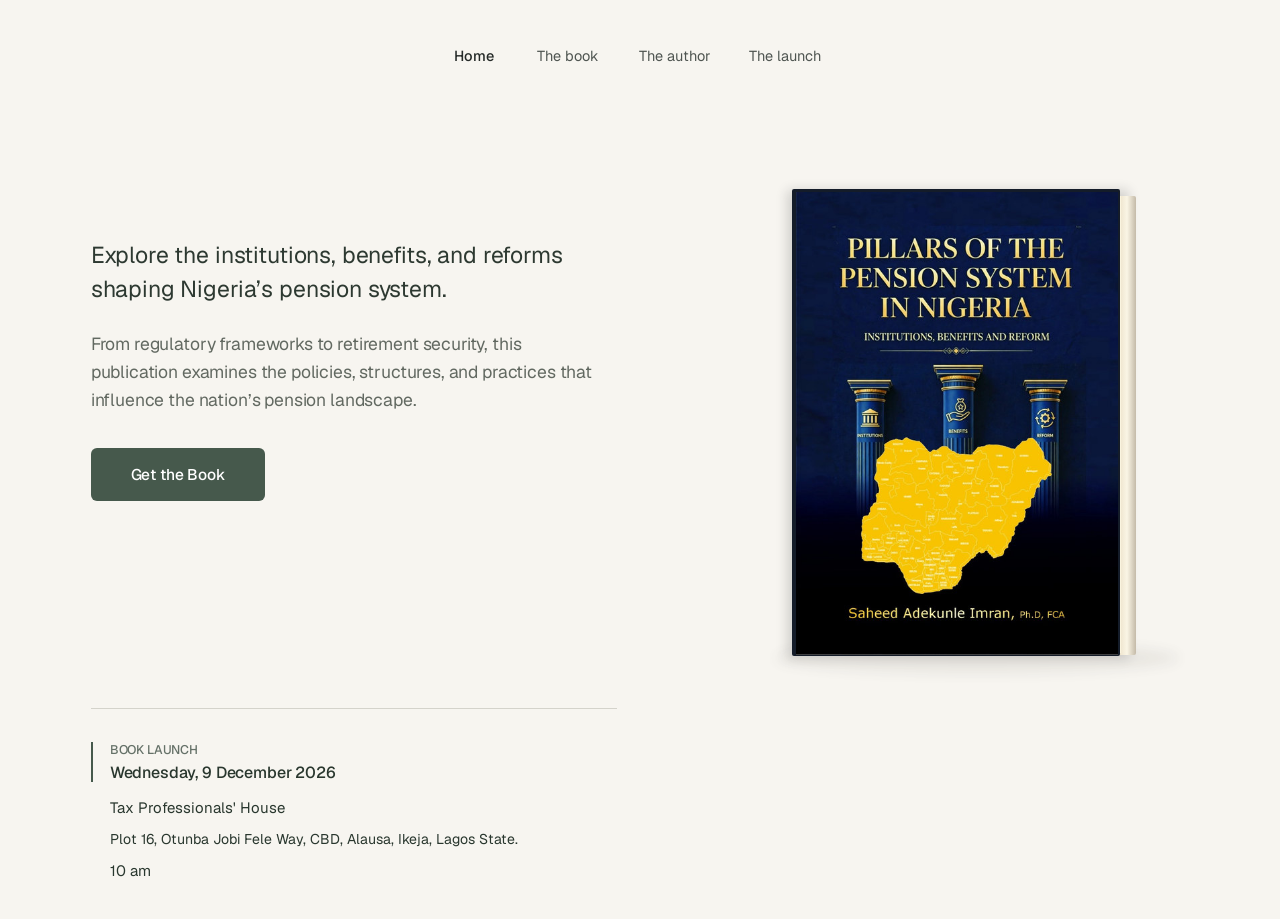
<file: index.html>
<!doctype html>
<html lang="en-NG">
<head>
  <meta charset="utf-8">
  <meta name="viewport" content="width=device-width, initial-scale=1">
  <meta name="description" content="Explore the institutions, benefits, and reforms shaping Nigeria’s pension system. Pillars of the Pension System in Nigeria launches on Wednesday, 9 December 2026 at 10 am at Tax Professionals' House, Plot 16, Otunba Jobi Fele Way, CBD, Alausa, Ikeja, Lagos State.">
  <meta name="theme-color" content="#f7f5f0">
  <title>Pillars of the Pension System in Nigeria</title>
  <link rel="preload" href="assets/fonts/geist-latin.woff2" as="font" type="font/woff2" crossorigin>
  <link rel="stylesheet" href="styles.css">
  <script src="navigation.js" defer></script>
</head>
<body class="page-home">
  <a class="skip-link" href="#main">Skip to content</a>
  <div class="site-shell">
    <div class="atmosphere home-atmosphere" aria-hidden="true">
      <picture class="responsive-image">
        <source media="(max-width: 1099px)" srcset="[data-uri]">
        <source type="image/avif" srcset="assets/images/delivery/interior-1536.avif">
        <source type="image/webp" srcset="assets/images/delivery/interior-1536.webp">
        <img class="scene" src="assets/images/interior.webp" alt="" width="1536" height="1024" fetchpriority="high">
      </picture>
      <div class="scene-wash"></div>
    </div>
    <div class="navigation-layer">
    <header class="site-header" id="site-header">
      <p class="page-locator">Home</p>
      <button class="menu-toggle" type="button" aria-label="Open navigation" aria-expanded="false" aria-controls="primary-navigation" hidden>
        <span class="hamburger" aria-hidden="true"><span></span><span></span><span></span></span>
        <span class="close-icon" aria-hidden="true">&times;</span>
      </button>
      <nav class="primary-navigation" id="primary-navigation" aria-label="Main navigation">
        <a href="./" aria-current="page">Home</a>
        <a href="book.html">The book</a>
        <a href="author.html">The author</a>
        <a href="launch.html">The launch</a>
      </nav>
    </header>
    </div>
    <div class="menu-scrim" hidden aria-hidden="true"></div>
    <main class="home-main" id="main" tabindex="-1">
      <h1 class="visually-hidden">Pillars of the Pension System in Nigeria</h1>
      <p class="home-introduction">Explore the institutions, benefits, and reforms shaping Nigeria’s pension system.</p>
      <figure class="book-display">
        <span class="book-surface" aria-hidden="true">
          <picture class="responsive-image">
            <source media="(min-width: 1100px)" srcset="[data-uri]">
            <source type="image/avif" srcset="assets/images/delivery/interior-1536.avif">
            <source type="image/webp" srcset="assets/images/delivery/interior-1536.webp">
            <img fetchpriority="high" class="stone-scene" src="assets/images/interior.webp" alt="" width="1536" height="1024">
          </picture>
          <span class="stone-wash"></span>
          <span class="stone-fade"></span>
        </span>
        <img class="book-contact-shadow" src="assets/images/book-contact-shadow.svg" alt="" width="433" height="58" aria-hidden="true">
        <span class="book-shadow" aria-hidden="true"></span>
        <span class="book-pages" aria-hidden="true"></span>
        <span class="book-backing" aria-hidden="true"></span>
        <img class="book-cover" src="assets/images/book-cover.png" width="480" height="691" alt="The original navy-and-gold cover of Pillars of the Pension System in Nigeria: Institutions, Benefits and Reform, by Saheed Adekunle Imran, Ph.D, FCA." fetchpriority="high">
      </figure>
      <p class="home-description">From regulatory frameworks to retirement security, this publication examines the policies, structures, and practices that influence the nation’s pension landscape.</p>
      <div class="book-action">
        <!-- The approved acquisition destination is pending. Set no URL until confirmed. -->
        <button class="get-book" type="button" aria-controls="acquisition-status">Get the Book</button>
        <p class="visually-hidden" id="acquisition-status" role="status"></p>
        <noscript><p class="acquisition-status">Coming soon.</p></noscript>
      </div>
      <aside class="launch-announcement" aria-label="Book launch">
        <p class="announcement-label">BOOK LAUNCH</p>
        <p class="announcement-date"><time datetime="2026-12-09">Wednesday, 9 December 2026</time><span class="announcement-city"> &nbsp;·&nbsp; Lagos, Nigeria</span></p>
        <p class="announcement-venue">Tax Professionals' House<span class="event-address">Plot 16, Otunba Jobi Fele Way, CBD, Alausa, Ikeja, Lagos State.</span></p>
        <p class="announcement-time"><time datetime="10:00">10 am</time></p>
      </aside>
    </main>
  </div>
</body>
</html>
</file>
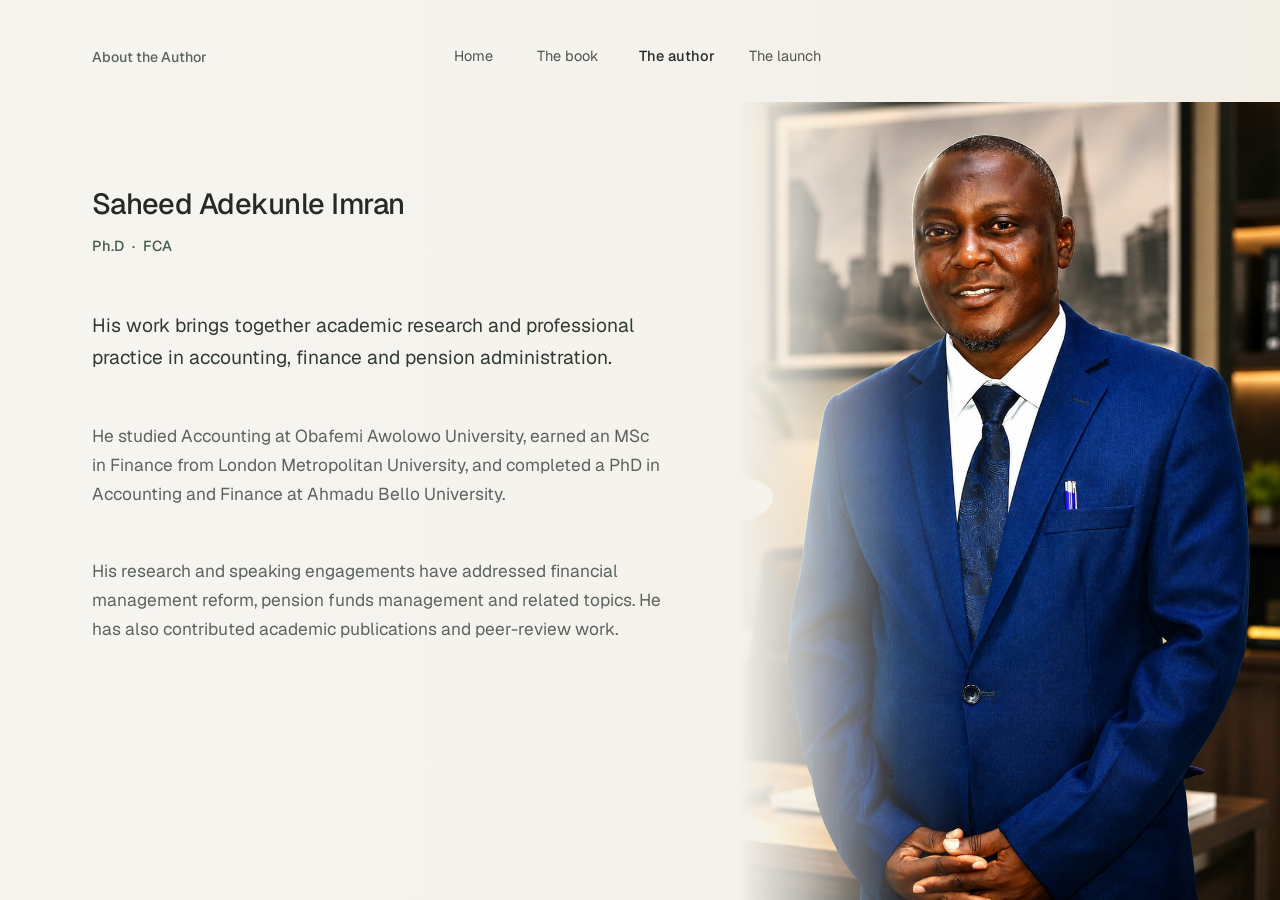
<file: author.html>
<!doctype html>
<html lang="en-NG">
<head>
  <meta charset="utf-8">
  <meta name="viewport" content="width=device-width, initial-scale=1">
  <meta name="description" content="Meet Saheed Adekunle Imran, Ph.D, FCA, author of Pillars of the Pension System in Nigeria.">
  <meta name="theme-color" content="#f7f5f0">
  <title>The Author — Saheed Adekunle Imran</title>
  <link rel="preload" href="assets/fonts/geist-latin.woff2" as="font" type="font/woff2" crossorigin>
  <link rel="stylesheet" href="styles.css">
  <script src="navigation.js" defer></script>
</head>
<body class="page-author">
  <a class="skip-link" href="#main">Skip to content</a>
  <div class="site-shell">
    <div class="atmosphere editorial-atmosphere" aria-hidden="true">
      <picture class="responsive-image">
        <source media="(min-width: 1100px)" srcset="[data-uri]">
        <source type="image/avif" srcset="assets/images/delivery/interior-1536.avif">
        <source type="image/webp" srcset="assets/images/delivery/interior-1536.webp">
        <img class="scene" src="assets/images/interior.webp" alt="" width="1536" height="1024" fetchpriority="high">
      </picture>
      <div class="scene-wash"></div>
    </div>
    <div class="navigation-layer">
    <header class="site-header" id="site-header">
      <p class="page-locator">About the Author</p>
      <button class="menu-toggle" type="button" aria-label="Open navigation" aria-expanded="false" aria-controls="primary-navigation" hidden>
        <span class="hamburger" aria-hidden="true"><span></span><span></span><span></span></span>
        <span class="close-icon" aria-hidden="true">&times;</span>
      </button>
      <nav class="primary-navigation" id="primary-navigation" aria-label="Main navigation">
        <a href="./">Home</a>
        <a href="book.html">The book</a>
        <a href="author.html" aria-current="page">The author</a>
        <a href="launch.html">The launch</a>
      </nav>
    </header>
    </div>
    <div class="menu-scrim" hidden aria-hidden="true"></div>
    <main class="editorial-main author-main" id="main" tabindex="-1">
      <div class="page-identity">
        <h1 class="page-title">Saheed Adekunle Imran</h1>
        <p class="author-credentials">Ph.D &nbsp;·&nbsp; FCA</p>
      </div>
      <figure class="portrait">
        <picture class="responsive-image">
          <source type="image/avif" srcset="assets/images/delivery/author-1153.avif">
          <source type="image/webp" srcset="assets/images/delivery/author-1153.webp">
          <img src="assets/images/author-portrait.webp" width="1153" height="1364" alt="Saheed Adekunle Imran in a blue suit." fetchpriority="high">
        </picture>
        <span class="portrait-left-wash" aria-hidden="true"></span>
      </figure>
      <div class="reading-content">
        <p class="reading-lead">His work brings together academic research and professional practice in accounting, finance and pension administration.</p>
        <p>He studied Accounting at Obafemi Awolowo University, earned an MSc in Finance from London Metropolitan University, and completed a PhD in Accounting and Finance at Ahmadu Bello University.</p>
        <p>His research and speaking engagements have addressed financial management reform, pension funds management and related topics. He has also contributed academic publications and peer-review work.</p>
      </div>
    </main>
  </div>
</body>
</html>
</file>
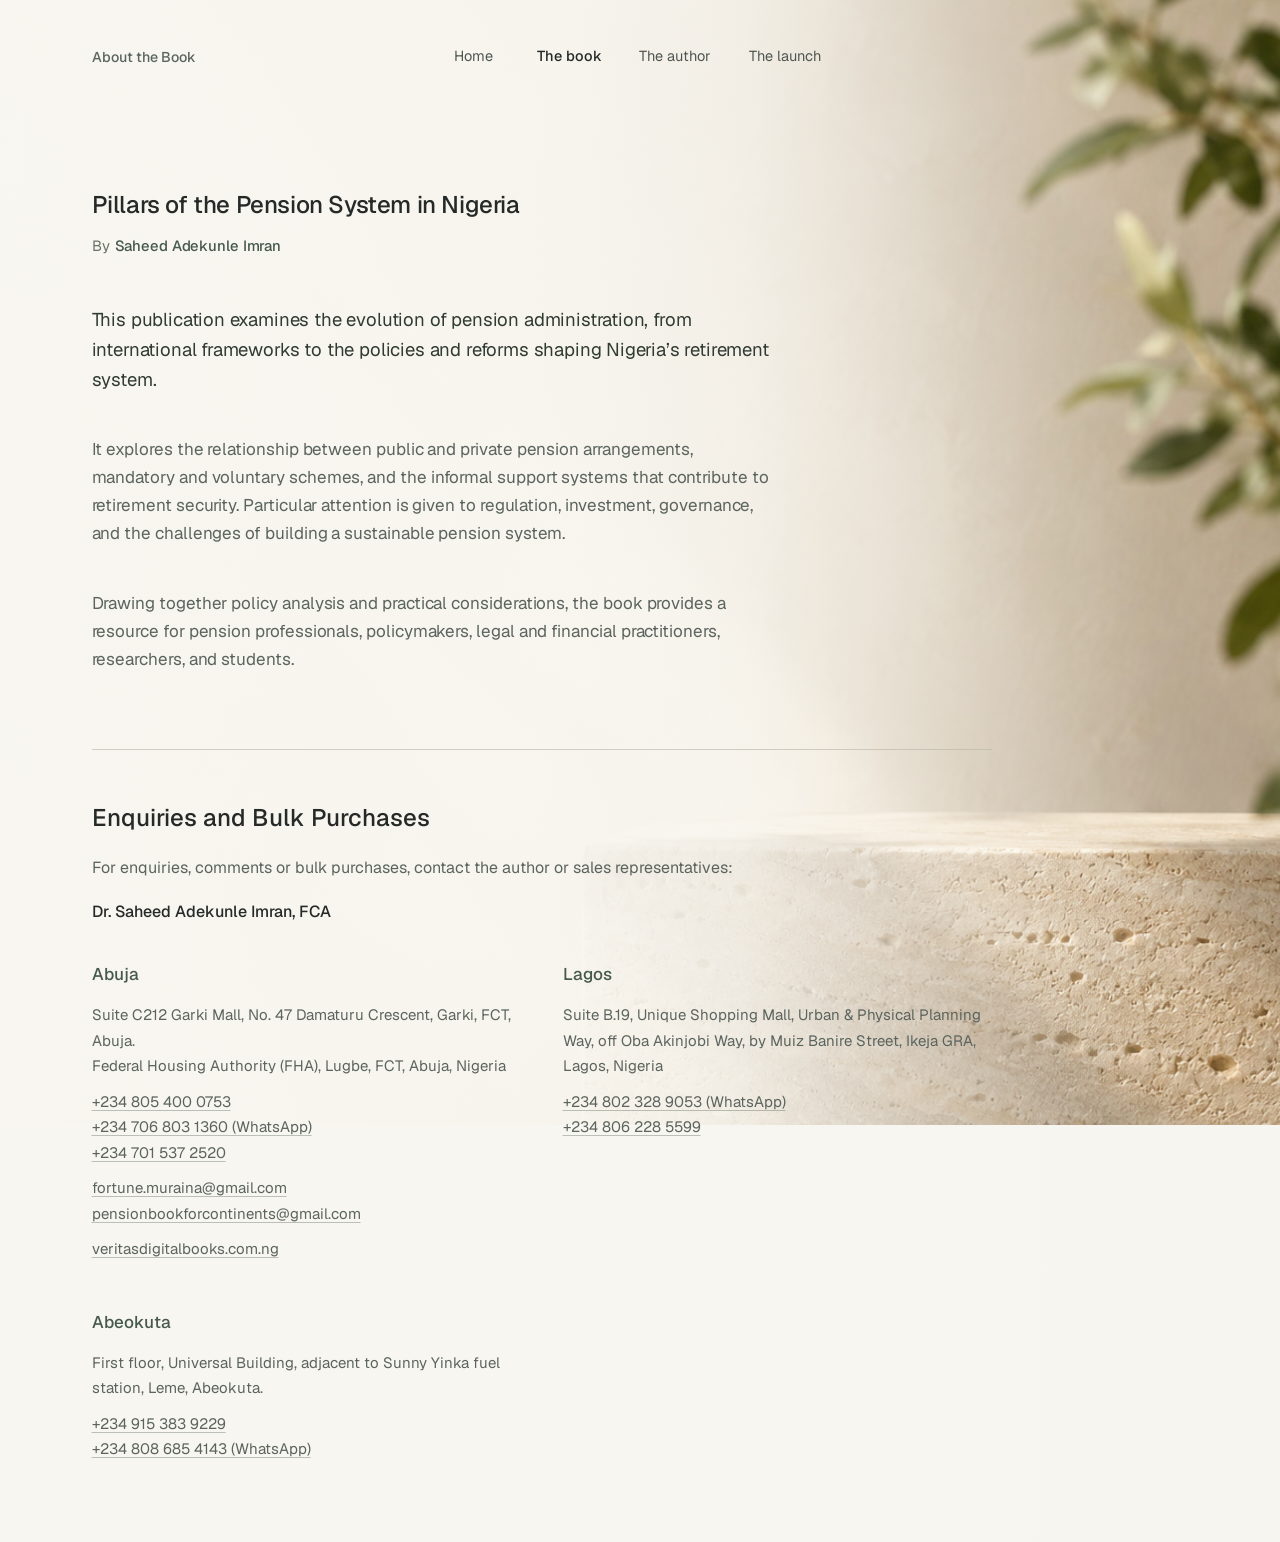
<file: book.html>
<!doctype html>
<html lang="en-NG">
<head>
  <meta charset="utf-8">
  <meta name="viewport" content="width=device-width, initial-scale=1">
  <meta name="description" content="About Pillars of the Pension System in Nigeria: an examination of pension institutions, benefits, regulation, governance, and reform.">
  <meta name="theme-color" content="#f7f5f0">
  <title>The Book — Pillars of the Pension System in Nigeria</title>
  <link rel="preload" href="assets/fonts/geist-latin.woff2" as="font" type="font/woff2" crossorigin>
  <link rel="stylesheet" href="styles.css">
  <script src="navigation.js" defer></script>
</head>
<body class="page-book">
  <a class="skip-link" href="#main">Skip to content</a>
  <div class="site-shell">
    <div class="atmosphere editorial-atmosphere" aria-hidden="true">
      <picture class="responsive-image">
        <source type="image/avif" srcset="assets/images/delivery/interior-1536.avif">
        <source type="image/webp" srcset="assets/images/delivery/interior-1536.webp">
        <img class="scene" src="assets/images/interior.webp" alt="" width="1536" height="1024" fetchpriority="high">
      </picture>
      <div class="scene-wash"></div>
    </div>
    <div class="navigation-layer">
    <header class="site-header" id="site-header">
      <p class="page-locator">About the Book</p>
      <button class="menu-toggle" type="button" aria-label="Open navigation" aria-expanded="false" aria-controls="primary-navigation" hidden>
        <span class="hamburger" aria-hidden="true"><span></span><span></span><span></span></span>
        <span class="close-icon" aria-hidden="true">&times;</span>
      </button>
      <nav class="primary-navigation" id="primary-navigation" aria-label="Main navigation">
        <a href="./">Home</a>
        <a href="book.html" aria-current="page">The book</a>
        <a href="author.html">The author</a>
        <a href="launch.html">The launch</a>
      </nav>
    </header>
    </div>
    <div class="menu-scrim" hidden aria-hidden="true"></div>
    <main class="editorial-main book-main" id="main" tabindex="-1">
      <div class="page-identity">
        <h1 class="page-title">Pillars of the Pension System in Nigeria</h1>
        <!-- Printed author-name order remains provisional, as in the approved design. -->
        <p class="author-credit"><span>By</span> <span class="author-name">Saheed Adekunle Imran</span></p>
      </div>
      <div class="reading-content">
        <p class="reading-lead">This publication examines the evolution of pension administration, from international frameworks to the policies and reforms shaping Nigeria’s retirement system.</p>
        <p>It explores the relationship between public and private pension arrangements, mandatory and voluntary schemes, and the informal support systems that contribute to retirement security. Particular attention is given to regulation, investment, governance, and the challenges of building a sustainable pension system.</p>
        <p>Drawing together policy analysis and practical considerations, the book provides a resource for pension professionals, policymakers, legal and financial practitioners, researchers, and students.</p>
      </div>
      <section class="book-contacts" aria-labelledby="book-contact-heading">
        <h2 id="book-contact-heading">Enquiries and Bulk Purchases</h2>
        <p class="contact-intro">For enquiries, comments or bulk purchases, contact the author or sales representatives:</p>
        <p class="contact-author">Dr. Saheed Adekunle Imran, FCA</p>
        <div class="contact-grid">
          <article class="contact-location">
            <h3>Abuja</h3>
            <p>Suite C212 Garki Mall, No. 47 Damaturu Crescent, Garki, FCT, Abuja.<br>Federal Housing Authority (FHA), Lugbe, FCT, Abuja, Nigeria</p>
            <p><a href="tel:+2348054000753">+234 805 400 0753</a><br><a href="https://wa.me/2347068031360">+234 706 803 1360 (WhatsApp)</a><br><a href="tel:+2347015372520">+234 701 537 2520</a></p>
            <p><a href="mailto:fortune.muraina@gmail.com">fortune.muraina@gmail.com</a><br><a href="mailto:pensionbookforcontinents@gmail.com">pensionbookforcontinents@gmail.com</a></p>
            <p><a href="https://www.veritasdigitalbooks.com.ng/">veritasdigitalbooks.com.ng</a></p>
          </article>
          <article class="contact-location">
            <h3>Lagos</h3>
            <p>Suite B.19, Unique Shopping Mall, Urban &amp; Physical Planning Way, off Oba Akinjobi Way, by Muiz Banire Street, Ikeja GRA, Lagos, Nigeria</p>
            <p><a href="https://wa.me/2348023289053">+234 802 328 9053 (WhatsApp)</a><br><a href="tel:+2348062285599">+234 806 228 5599</a></p>
          </article>
          <article class="contact-location">
            <h3>Abeokuta</h3>
            <p>First floor, Universal Building, adjacent to Sunny Yinka fuel station, Leme, Abeokuta.</p>
            <p><a href="tel:+2349153839229">+234 915 383 9229</a><br><a href="https://wa.me/2348086854143">+234 808 685 4143 (WhatsApp)</a></p>
          </article>
        </div>
      </section>
    </main>
  </div>
</body>
</html>
</file>
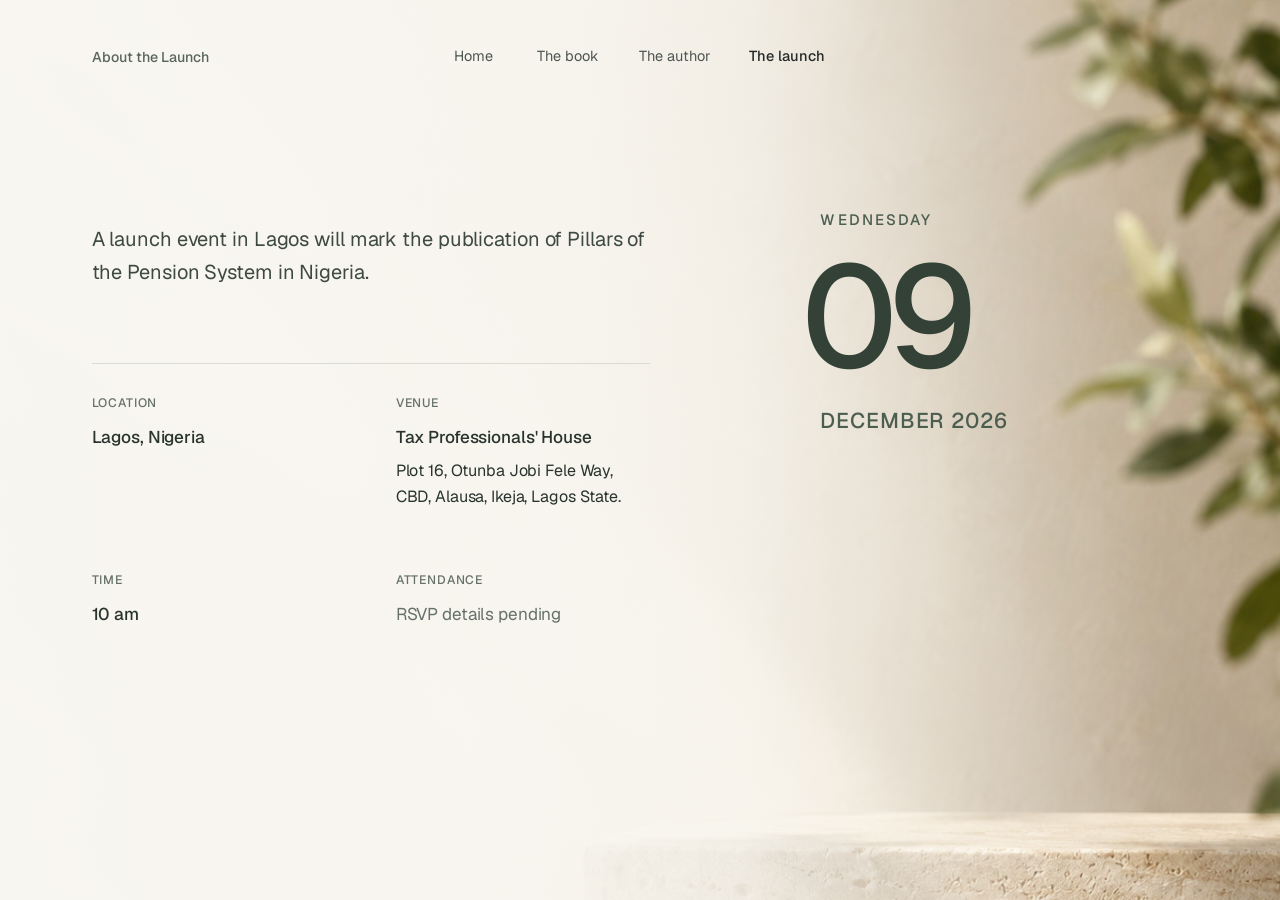
<file: launch.html>
<!doctype html>
<html lang="en-NG">
<head>
  <meta charset="utf-8">
  <meta name="viewport" content="width=device-width, initial-scale=1">
  <meta name="description" content="The launch of Pillars of the Pension System in Nigeria is on Wednesday, 9 December 2026 at 10 am at Tax Professionals' House, Plot 16, Otunba Jobi Fele Way, CBD, Alausa, Ikeja, Lagos State. RSVP details are pending.">
  <meta name="theme-color" content="#f7f5f0">
  <title>The Launch — Wednesday, 9 December 2026, Lagos</title>
  <link rel="preload" href="assets/fonts/geist-latin.woff2" as="font" type="font/woff2" crossorigin>
  <link rel="stylesheet" href="styles.css">
  <script src="navigation.js" defer></script>
</head>
<body class="page-launch">
  <a class="skip-link" href="#main">Skip to content</a>
  <div class="site-shell">
    <div class="atmosphere editorial-atmosphere" aria-hidden="true">
      <picture class="responsive-image">
        <source type="image/avif" srcset="assets/images/delivery/interior-1536.avif">
        <source type="image/webp" srcset="assets/images/delivery/interior-1536.webp">
        <img class="scene" src="assets/images/interior.webp" alt="" width="1536" height="1024" fetchpriority="high">
      </picture>
      <div class="scene-wash"></div>
    </div>
    <div class="navigation-layer">
    <header class="site-header" id="site-header">
      <p class="page-locator">About the Launch</p>
      <button class="menu-toggle" type="button" aria-label="Open navigation" aria-expanded="false" aria-controls="primary-navigation" hidden>
        <span class="hamburger" aria-hidden="true"><span></span><span></span><span></span></span>
        <span class="close-icon" aria-hidden="true">&times;</span>
      </button>
      <nav class="primary-navigation" id="primary-navigation" aria-label="Main navigation">
        <a href="./">Home</a>
        <a href="book.html">The book</a>
        <a href="author.html">The author</a>
        <a href="launch.html" aria-current="page">The launch</a>
      </nav>
    </header>
    </div>
    <div class="menu-scrim" hidden aria-hidden="true"></div>
    <main class="launch-main" id="main" tabindex="-1">
      <h1 class="visually-hidden">The book launch</h1>
      <time class="event-date" datetime="2026-12-09">
        <span class="event-weekday">WEDNESDAY</span>
        <span class="event-day">09</span>
        <span class="event-month">DECEMBER 2026</span>
      </time>
      <p class="event-introduction">A launch event in Lagos will mark the publication of Pillars of the Pension System in Nigeria.</p>
      <dl class="event-details">
        <div><dt>LOCATION</dt><dd class="confirmed">Lagos, Nigeria</dd></div>
        <div><dt>VENUE</dt><dd class="confirmed">Tax Professionals' House<span class="event-address">Plot 16, Otunba Jobi Fele Way, CBD, Alausa, Ikeja, Lagos State.</span></dd></div>
        <div><dt>TIME</dt><dd class="confirmed"><time datetime="10:00">10 am</time></dd></div>
        <div><dt>ATTENDANCE</dt><dd>RSVP details pending</dd></div>
      </dl>
    </main>
  </div>
</body>
</html>
</file>
<file: styles.css>
@font-face {
  font-family: Geist;
  src: url("assets/fonts/geist-latin.woff2") format("woff2");
  font-weight: 400 500;
  font-style: normal;
  font-display: swap;
}
:root {
  color-scheme: light;
  --ivory: #f7f5f0;
  --ink: #252a28;
  --green: #46594c;
  --focus-ring: #29372e;
  --muted: #5b645e;
  --gutter: 24px;
  font-family: Geist, Arial, sans-serif;
  font-synthesis: none;
  color: var(--ink);
  background: var(--ivory);
}
* { box-sizing: border-box; }
body, p, h1, figure { margin: 0; }
button, a { -webkit-tap-highlight-color: transparent; }
button { font: inherit; }
button, a { touch-action: manipulation; }
a { color: inherit; text-decoration: none; }
button { cursor: pointer; }
[hidden] { display: none !important; }
:focus-visible { outline: 2px solid var(--focus-ring); outline-offset: 4px; box-shadow: 0 0 0 4px var(--ivory); }
main:focus { outline: none; }
.visually-hidden {
  position: absolute; width: 1px; height: 1px; padding: 0; margin: -1px;
  overflow: hidden; clip-path: inset(50%); white-space: nowrap; border: 0;
}
.skip-link {
  position: fixed; top: 12px; left: 12px; z-index: 100;
  padding: 12px 18px; background: var(--ivory); color: var(--green);
  transform: translateY(-160%);
}
.skip-link:focus { transform: translateY(0); }
.site-shell { position: relative; isolation: isolate; min-height: 100svh; overflow: clip; }
.atmosphere { position: absolute; inset: 0; z-index: -1; overflow: hidden; pointer-events: none; }
.scene { position: absolute; object-fit: cover; }
.responsive-image { display: contents; }
.scene-wash { position: absolute; pointer-events: none; }
.home-atmosphere .scene { width: 100%; height: 900px; left: 0; top: 0; }
.home-atmosphere .scene-wash {
  width: 74.3056%; height: 900px; opacity: .71;
  background: linear-gradient(90deg, rgb(247 245 240 / .7), rgb(247 245 240 / .56) 46%, rgb(247 245 240 / .14) 77%, transparent);
}
.site-header { position: absolute; inset: 29px 0 auto; height: 54px; z-index: 20; }
.page-locator {
  position: absolute; left: 7.1528%; top: 18px;
  font-size: 14.2px; font-weight: 500; line-height: 20px; color: #59655e;
}
.page-home .page-locator { display: none; }
.primary-navigation {
  display: flex; align-items: center; gap: 34px;
  position: absolute; width: 372px; height: 54px; left: calc(50% - 186px); top: 0;
  font-size: 14.5px; line-height: 18.125px; color: #4f5551;
}
.primary-navigation a { display: flex; align-items: center; min-height: 44px; flex-shrink: 0; transition: color 140ms ease; }
.primary-navigation a:nth-child(1) { width: 49px; }
.primary-navigation a:nth-child(2) { width: 68px; }
.primary-navigation a:nth-child(3) { width: 76px; }
.primary-navigation a:nth-child(4) { width: 77px; }
.primary-navigation a[aria-current] { font-weight: 500; color: #252a28; }
.primary-navigation a:active { color: #273e2e; }
.menu-toggle { display: none; }
.home-main {
  position: relative; min-height: max(818px, 100svh);
  display: grid; grid-template-columns: minmax(0, 510px) 1fr;
  align-content: start; padding: 238px 7.0833% 36px;
}
.home-introduction { grid-column: 1; color: #2d3931; font-size: 23px; line-height: 34px; letter-spacing: -.15px; }
.home-description { grid-column: 1; margin-top: 24px; color: #626961; font-size: 17.5px; line-height: 28px; letter-spacing: -.15px; }
.book-action { grid-column: 1; margin-top: 34px; position: relative; }
.get-book {
  display: flex; align-items: center; justify-content: center;
  border: 0; border-radius: 6px; width: 174px; min-height: 53px;
  background: var(--green); color: #fff; font-size: 15.5px; font-weight: 500; line-height: 21px; letter-spacing: -.15px;
  transition: background-color 140ms ease;
}
.get-book:active { background: #29392f; }
.get-book:focus-visible { outline: 3px solid var(--focus-ring); }
.acquisition-status { position: absolute; top: calc(100% + 10px); left: 0; max-width: 100%; font-size: 14px; line-height: 22px; color: #3d4942; }
.book-display {
  position: absolute; left: 62.2222%; width: 25.1389%; isolation: isolate;
  /* The photo is cropped to 900px high. Track its stone surface as the crop changes. */
  top: calc(max(655px, calc(450px + 15.17vw)) - 36.1806vw);
}
.book-surface { display: none; }
.book-cover { width: 100%; height: auto; display: block; aspect-ratio: 362 / 521; object-fit: cover; }
.book-backing { position: absolute; z-index: -1; left: -4px; top: -3px; width: calc(100% + 6px); height: calc(100% + 4px); border-radius: 2px; background: #141c29; }
.book-pages { position: absolute; z-index: -2; left: 100%; top: 4px; width: 18px; height: calc(100% - 4px); border-radius: 2px; background: linear-gradient(90deg, #ebe0c7, #faf5e5 50%, #c4baa8); }
.book-pages::after { content: ""; position: absolute; left: 1px; top: 0; height: calc(100% - 2px); width: 2px; background: rgb(255 250 229 / .73); }
.book-shadow { position: absolute; z-index: -3; left: -9px; top: -2px; width: calc(100% + 20px); height: calc(100% + 5px); background: #1a1c1f; opacity: .17; filter: blur(6px); border-radius: 3px; }
.book-contact-shadow { position: absolute; z-index: -4; left: -35px; bottom: -32px; }
.launch-announcement { grid-column: 1; width: 526px; border-top: 1px solid rgb(184 184 173 / .54); margin-top: 207px; padding: 32px 0 0 19px; position: relative; }
.launch-announcement::before { content: ""; position: absolute; left: 0; top: 33px; width: 2px; height: 40px; background: var(--green); }
.announcement-label { font-size: 12.5px; font-weight: 500; line-height: 17px; color: #657168; letter-spacing: -.15px; }
.announcement-date { margin-top: 4px; font-size: 16px; font-weight: 500; line-height: 22px; color: #29372e; letter-spacing: -.15px; }
.announcement-city { display: none; white-space: nowrap; }
.announcement-venue { margin-top: 12px; font-size: 15px; line-height: 24px; color: #29372e; }
.announcement-time { margin-top: 8px; font-size: 15px; line-height: 24px; color: #29372e; }
.event-address { display: block; margin-top: 8px; font-size: .94em; font-weight: 400; line-height: 1.6; overflow-wrap: anywhere; }
@media (hover: hover) {
  .primary-navigation a:hover { color: #3a5b46; }
  .get-book:hover { background: #364a3b; }
  .menu-toggle:hover { background: rgb(70 89 76 / .07); }
}
@media (max-width: 1099px) {
  .site-header { inset: 19px var(--gutter) auto; height: 46px; }
  .page-locator, .page-home .page-locator { display: block; position: static; font-size: 14.5px; line-height: 21px; color: #3c4740; }
  .site-header { display: flex; align-items: center; justify-content: space-between; }
  .menu-toggle { position: relative; display: block; width: 44px; height: 44px; padding: 0; border: 0; background: transparent; color: #314035; flex-shrink: 0; border-radius: 3px; }
  .hamburger span { position: absolute; left: 12px; width: 20px; height: 1.8px; background: #344239; }
  .hamburger span:nth-child(1) { top: 14px; }
  .hamburger span:nth-child(2) { top: 21px; }
  .hamburger span:nth-child(3) { top: 28px; }
  .close-icon { display: none; font-size: 38px; line-height: 44px; font-weight: 400; }
  .menu-toggle:active { background: rgb(70 89 76 / .12); }
  .js .primary-navigation { display: none; }
  .nav-open .primary-navigation { display: flex; }
  .primary-navigation {
    position: absolute; top: 87px; left: 0; width: 100%; height: auto;
    flex-direction: column; gap: 8px; align-items: stretch; color: #4e5a50;
    padding-bottom: 32px; border-bottom: 1px solid rgb(203 211 201 / .57);
    font-size: 19px; line-height: 29px;
    max-height: calc(100dvh - 106px); overflow-y: auto;
  }
  .primary-navigation a:nth-child(n) { width: 100%; height: 62px; padding-left: 19px; position: relative; }
  .primary-navigation a:focus-visible { outline-offset: -4px; box-shadow: inset 0 0 0 4px var(--ivory); }
  .primary-navigation a[aria-current] { color: #26382b; }
  .primary-navigation a[aria-current]::before { content: ""; position: absolute; width: 2px; height: 18px; left: 0; top: 22px; background: #516b56; }
  .nav-open .site-header { position: fixed; }
  .nav-open .site-header::before {
    content: ""; position: absolute; z-index: -1; top: -19px; left: calc(-1 * var(--gutter));
    width: calc(100% + 2 * var(--gutter)); height: min(448px, 100dvh);
    background: var(--ivory); box-shadow: 0 12px 22px rgb(39 52 42 / .13);
  }
  .nav-open .site-header::after { content: ""; position: absolute; top: 65px; left: 0; width: 100%; height: 1px; background: rgb(214 219 210 / .86); }
  .nav-open .hamburger { display: none; }
  .nav-open .close-icon { display: block; }
  .menu-scrim { position: fixed; inset: 0; z-index: 10; background: rgb(247 245 240 / .76); }
  body.nav-open { overflow: hidden; }
  html:not(.js) .site-header { position: relative; margin: 19px var(--gutter) 0; inset: auto; height: 400px; }
  .home-main { display: flex; flex-direction: column; min-height: 100svh; padding: 129px var(--gutter) 72px; }
  .home-introduction { order: 0; color: #303b34; font-size: 23.6px; line-height: 32.5px; letter-spacing: 0; }
  .book-display { order: 1; position: relative; top: auto; left: auto; width: clamp(226px, calc(62.8571vw + 24.857px), 340px); margin: 88px auto 0; z-index: 0; }
  /* Anchor the original stone photograph to the book's base so they cannot drift apart. */
  .book-surface { display: block; position: absolute; inset: 0; z-index: -5; pointer-events: none; }
  .stone-scene { position: absolute; width: 1000px; height: 690px; max-width: none; object-fit: cover; left: -507px; bottom: -175px; opacity: .82; mask-image: linear-gradient(180deg, transparent, #000 14%); }
  .stone-wash, .stone-fade { position: absolute; width: 100vw; left: calc(50% - 50vw); }
  .stone-wash { top: -332px; height: 487px; background: linear-gradient(180deg, var(--ivory), rgb(247 245 240 / .99) 29%, rgb(247 245 240 / .85) 56%, rgb(247 245 240 / .47) 78%, transparent); }
  .stone-fade { top: calc(100% - 8px); height: 270px; background: linear-gradient(180deg, transparent, transparent 16%, rgb(247 245 240 / .66) 40%, var(--ivory) 57%, var(--ivory)); }
  .book-display::after { content: ""; position: absolute; z-index: -2; left: -2px; bottom: -7px; width: calc(100% + 7px); height: 12px; border-radius: 50%; background: rgb(40 37 28 / .24); filter: blur(6px); }
  .home-introduction, .home-description, .book-action, .launch-announcement { position: relative; z-index: 1; }
  .home-atmosphere { display: none; }
  .book-cover { aspect-ratio: 270 / 389; }
  .book-contact-shadow, .book-backing { display: none; }
  .book-shadow { top: 3px; left: -2px; width: calc(100% + 10px); height: calc(100% + 6px); opacity: 1; filter: none; border-radius: 0; background: rgb(42 48 43 / .22); box-shadow: 8px 12px 21px rgb(36 42 37 / .23); }
  .book-pages { top: 9px; left: calc(100% - 4px); height: calc(100% - 3px); width: 9px; border-radius: 0; background: linear-gradient(90deg, #f4f0e8, #aeb4af); }
  .book-pages::after { display: none; }
  .book-action { order: 2; margin-top: 72px; }
  .get-book { width: 100%; min-height: 54px; border-radius: 4px; line-height: 22px; letter-spacing: 0; }
  .home-description { order: 3; margin-top: 40px; color: #4f5a51; font-size: 17px; line-height: 27px; letter-spacing: 0; }
  .launch-announcement { order: 4; width: 100%; margin-top: 48px; padding: 28px 0 0; border-color: rgb(201 208 198 / .65); }
  .launch-announcement::before { display: none; }
  .announcement-label { font-size: 11.8px; line-height: 18px; color: #657468; letter-spacing: 0; }
  .announcement-date { font-size: 16.2px; line-height: 25px; color: #303d33; margin-top: 6px; letter-spacing: 0; }
  .announcement-city { display: inline; }
}
@media (max-width: 374px) {
  :root { --gutter: 20px; }
  .home-main { padding-bottom: 64px; }
  .home-introduction { font-size: 22.5px; }
  .book-display { margin-top: 64px; }
  .stone-wash { top: -339px; }
  .book-action { margin-top: 64px; }
}
@media (min-width: 600px) and (max-width: 1099px) {
  :root { --gutter: 44px; }
  .site-header { top: 25px; }
  .nav-open .site-header::before { top: -25px; height: 85px; box-shadow: none; }
  .nav-open .site-header::after { display: none; }
  .primary-navigation { width: 380px; max-width: 100%; top: 60px; left: auto; right: 0; background: var(--ivory); padding: 15px 24px 26px; border: 0; box-shadow: 0 12px 22px rgb(39 52 42 / .13); max-height: calc(100dvh - 85px); }
  .menu-scrim { top: 85px; }
  .home-main { min-height: 100svh; display: grid; grid-template-columns: 350px 1fr; padding: 164px 7.5521% 72px; }
  .home-introduction { grid-column: 1; font-size: 26.5px; line-height: 39px; }
  .book-display { position: absolute; left: 60.2865%; top: 265px; width: 32.9427%; margin: 0; }
  .stone-wash { left: -60.2865vw; top: -265px; height: calc(100% + 440px); background: linear-gradient(90deg, var(--ivory), rgb(247 245 240 / .99) 40%, rgb(247 245 240 / .88) 64%, rgb(247 245 240 / .42) 85%, rgb(247 245 240 / .05)); }
  .stone-fade { left: -60.2865vw; top: calc(100% - 5px); height: 245px; }
  .book-cover { aspect-ratio: 253 / 365; }
  .book-shadow { width: calc(100% + 10px); height: calc(100% + 8px); left: -3px; }
  .book-pages { width: 8px; top: 8px; height: calc(100% - 7px); }
  .book-action { margin-top: 72px; width: 320px; }
  .home-description { margin-top: 40px; font-size: 17.5px; line-height: 29px; }
  .launch-announcement { width: 353px; margin-top: 40px; padding-top: 27px; }
}
@media (min-width: 600px) and (max-width: 719px) {
  .home-main { grid-template-columns: minmax(0, 1fr) minmax(0, .72fr); gap: 0 32px; padding-left: 36px; padding-right: 36px; }
  .home-introduction { font-size: 24px; line-height: 35px; }
  .home-description, .launch-announcement, .book-action { width: 100%; }
  .book-display { width: 31%; left: 63%; }
  .stone-wash, .stone-fade { left: -63vw; }
}
/* Reading pages use real content flow; only photographic staging is layered. */
.editorial-atmosphere .scene { width: 120.48%; height: 1136.12px; left: -15.66%; top: -11.37px; object-fit: fill; }
.editorial-atmosphere .scene-wash { inset: 0; background: linear-gradient(90deg, rgb(248 246 240 / .99), rgb(248 246 240 / .97) 42%, rgb(248 246 240 / .87) 58%, rgb(248 246 240 / .54) 73%, rgb(248 246 240 / .08) 90%, rgb(248 246 240 / .02)); }
.editorial-main { min-height: max(818px, 100svh); position: relative; padding: 189px 7.1528% 80px; }
.page-title { font-weight: 500; font-size: 24px; line-height: 32px; letter-spacing: -.4px; }
.book-main .page-identity { max-width: 737px; }
.author-credit { display: flex; gap: 5px; margin-top: 14px; color: #687267; font-size: 14.8px; line-height: 22px; }
.author-name { color: var(--green); font-weight: 500; letter-spacing: -.12px; }
.reading-content { width: 686px; max-width: 100%; margin-top: 47px; color: var(--muted); font-size: 17px; line-height: 28px; letter-spacing: -.07px; }
.reading-content p + p { margin-top: 41px; }
.reading-content p:last-child { margin-top: 42px; }
.book-contacts { max-width: 900px; margin-top: 76px; padding-top: 32px; border-top: 1px solid rgb(184 184 173 / .65); color: var(--muted); }
.book-contacts h2 { color: var(--ink); font-size: 24px; line-height: 1.35; font-weight: 500; }
.contact-intro { margin-top: 12px; line-height: 1.7; }
.contact-author { margin-top: 20px; color: var(--ink); font-weight: 500; }
.contact-grid { display: grid; grid-template-columns: repeat(2, minmax(0, 1fr)); gap: 32px 42px; margin-top: 24px; }
.contact-location h3 { color: var(--green); font-size: 17px; font-weight: 500; }
.contact-location p { margin-top: 10px; font-size: 15px; line-height: 1.7; overflow-wrap: anywhere; }
.contact-location a { text-decoration: underline; text-decoration-color: rgb(70 89 76 / .35); text-underline-offset: 3px; }
.reading-lead { color: #303b33; font-size: 18.5px; line-height: 30px; letter-spacing: -.17px; }
.page-author .editorial-atmosphere .scene { display: none; }
.page-author .editorial-atmosphere .scene-wash { background: linear-gradient(90deg, rgb(247 245 240 / .76), rgb(242 239 231 / .44) 52%, rgb(234 228 215 / .38)); }
.author-main { padding-top: 185px; padding-bottom: 70px; }
.author-main .page-title { font-size: 29px; line-height: 39px; letter-spacing: -.52px; }
.author-credentials { color: var(--green); font-size: 14.5px; font-weight: 500; line-height: 22px; margin-top: 11px; }
.author-main .reading-content { width: min(646px, 52.35%); margin-top: 53px; font-size: 17.3px; line-height: 29px; letter-spacing: 0; }
.author-main .reading-lead { font-size: 19.2px; line-height: 32px; letter-spacing: 0; }
.author-main .reading-content p + p { margin-top: 48px; }
.author-main .reading-content p:last-child { margin-top: 48px; }
.portrait { position: absolute; top: 102px; right: 0; width: 42.3611%; height: calc(100% - 102px); min-height: 716px; z-index: -1; }
.portrait img { display: block; width: 100%; height: 100%; object-fit: cover; mask-image: linear-gradient(90deg, transparent, rgb(0 0 0 / .25) 12%, rgb(0 0 0 / .84) 30%, #000 42%); }
.portrait-left-wash { display: none; }
.launch-main { min-height: max(818px, 100svh); position: relative; padding: 223px 7.1528% 90px; }
.event-introduction { width: min(650px, 45.1389vw); max-width: 100%; color: #3d4942; font-size: 20px; line-height: 33px; letter-spacing: -.1px; }
.event-date { display: flex; flex-direction: column; position: absolute; top: 208px; left: 64.0972%; font-weight: 500; color: #4c5e50; }
.event-weekday { font-size: 15px; line-height: 23px; letter-spacing: 2.1px; }
.event-day { font-size: 144px; line-height: 150px; letter-spacing: -8px; margin: 10px 0 0 -19px; color: #334137; }
.event-month { font-size: 21.4px; line-height: 31px; letter-spacing: .85px; margin-top: 14px; }
.event-details { margin: 74px 0 0; border-top: 1px solid rgb(207 209 200 / .72); padding-top: 30px; width: min(628px, 43.6111vw); max-width: 100%; display: grid; grid-template-columns: repeat(2, minmax(0, 1fr)); gap: 62px 50px; }
.event-details dt { color: #667268; font-size: 12.2px; line-height: 18px; font-weight: 500; letter-spacing: .85px; }
.event-details dd { margin: 12px 0 0; color: #66716b; font-size: 17.1px; line-height: 26px; letter-spacing: -.12px; }
.event-details .confirmed { color: #28342d; font-weight: 500; }
@media (max-width: 1099px) {
  .editorial-atmosphere .scene { width: 1734.91px; height: 1136.12px; left: calc(50% - 1378.5px); top: -11.37px; opacity: .88; }
  .editorial-atmosphere .scene-wash { background: linear-gradient(180deg, rgb(247 245 240 / .885), rgb(247 245 240 / .86) 22%, rgb(247 245 240 / .91) 50%, rgb(247 245 240 / .96) 64%, var(--ivory) 74%, var(--ivory)); }
  .editorial-main { min-height: 100svh; padding: 155px var(--gutter) 64px; }
  .page-title { font-size: 24px; line-height: 32px; letter-spacing: 0; }
  .author-credit { gap: 6px; margin-top: 18px; }
  .author-credit > span:first-child { width: 21px; }
  .author-name { letter-spacing: 0; }
  .reading-content { width: 100%; margin-top: 56px; letter-spacing: 0; }
  .reading-content p + p, .reading-content p:last-child { margin-top: 36px; }
  .book-contacts { margin-top: 58px; }
  .contact-grid { grid-template-columns: 1fr; gap: 26px; }
  .reading-lead { color: #303b34; letter-spacing: 0; }
  .page-author .editorial-atmosphere .scene { display: block; opacity: .5; }
  .page-author .editorial-atmosphere .scene-wash { background: linear-gradient(180deg, rgb(247 245 240 / .93), rgb(247 245 240 / .93) 20%, rgb(247 245 240 / .96) 45%, var(--ivory) 65%, var(--ivory)); }
  .author-main { padding-top: 153px; padding-bottom: 64px; }
  .author-main .page-title { font-size: 27px; line-height: 36px; letter-spacing: 0; }
  .author-credentials { margin-top: 10px; line-height: 23px; }
  .portrait { position: relative; z-index: 0; width: calc(100% + 2 * var(--gutter)); height: clamp(402px, calc(104.286vw + 68.286px), 540px); min-height: 0; top: auto; right: auto; margin: 64px calc(-1 * var(--gutter)) 0; }
  .portrait img { mask-image: linear-gradient(180deg, transparent, #000 11%, #000 72%, transparent); }
  .portrait-left-wash { display: block; position: absolute; top: 0; bottom: 0; left: 0; width: 18.72%; background: linear-gradient(90deg, rgb(247 245 240 / .9), rgb(247 245 240 / .4) 60%, transparent); }
  .author-main .reading-content { width: 100%; margin-top: 20px; font-size: 17.1px; line-height: 28.5px; }
  .author-main .reading-lead { color: #303b34; font-size: 19px; line-height: 31px; }
  .author-main .reading-content p + p, .author-main .reading-content p:last-child { margin-top: 36px; }
  .launch-main { display: flex; flex-direction: column; padding: 149px var(--gutter) 64px; min-height: 100svh; }
  .page-launch .editorial-atmosphere .scene { opacity: .94; }
  .page-launch .editorial-atmosphere .scene-wash { background: linear-gradient(180deg, rgb(247 245 240 / .82), rgb(247 245 240 / .7) 16%, rgb(247 245 240 / .73) 33%, rgb(247 245 240 / .9) 45%, rgb(247 245 240 / .97) 61%, var(--ivory) 74%, var(--ivory)); }
  .event-date { position: static; gap: 2px; }
  .event-weekday { letter-spacing: 0; }
  .event-day { font-size: 145px; line-height: 149px; margin: 0; letter-spacing: 0; }
  .event-month { font-size: 21px; line-height: 31px; margin: 0; letter-spacing: 0; }
  .event-introduction { margin-top: 48px; width: 100%; font-size: 19.4px; line-height: 32px; letter-spacing: 0; }
  .event-details { width: 100%; margin-top: 40px; padding-top: 32px; border-color: rgb(186 199 187 / .61); display: flex; flex-direction: column; gap: 28px; }
  .event-details > div { display: grid; grid-template-columns: 111px minmax(0, 1fr); gap: 20px; min-height: 28px; }
  .event-details dt { color: #647367; letter-spacing: 0; }
  .event-details dd { color: #657066; font-size: 16.6px; margin: 0; letter-spacing: 0; }
  .event-details .confirmed { color: #2b3c30; }
}
@media (max-width: 374px) {
  .book-main .reading-content { margin-top: 56px; }
  .author-main .page-title { font-size: 25px; }
  .portrait { margin-top: 56px; }
  .event-day { font-size: 132px; line-height: 141px; }
  .event-introduction { margin-top: 48px; }
  .event-details { margin-top: 40px; padding-top: 32px; gap: 24px; }
  .event-details > div { display: flex; flex-direction: column; gap: 7px; }
}
@media (min-width: 600px) and (max-width: 1099px) {
  .editorial-atmosphere .scene { left: calc(50% - 1299.5px); }
  .book-main { padding: 172px max(var(--gutter), calc((100% - 592px) / 2)) 72px; }
  .book-main .page-title { font-size: 29px; line-height: 41px; }
  .book-main .reading-content { max-width: 570px; margin-top: 56px; font-size: 18px; line-height: 30px; }
  .book-main .reading-lead { font-size: 19.5px; line-height: 32px; }
  .book-main .reading-content p + p, .book-main .reading-content p:last-child { margin-top: 47px; }
  .author-main { padding: 164px max(var(--gutter), calc((100% - 588px) / 2)) 72px; }
  .author-main .page-title { font-size: 29px; line-height: 39px; }
  .portrait { width: min(510px, 100%); height: 590px; margin: 56px auto 0; }
  .portrait img { mask-image: linear-gradient(180deg, transparent, #000 11%, #000 72%, transparent), linear-gradient(90deg, #000 94%, transparent); mask-composite: intersect; }
  .portrait-left-wash { width: 80px; }
  .author-main .reading-content { margin-top: 28px; font-size: 18px; line-height: 30px; }
  .author-main .reading-lead { font-size: 19.5px; line-height: 32px; }
  .author-main .reading-content p + p, .author-main .reading-content p:last-child { margin-top: 39px; }
  .launch-main { min-height: 835px; display: block; padding: 207px 9.375% 120px; }
  .event-date { position: absolute; top: 177px; left: 61.9792%; }
  .event-day { font-size: 126px; line-height: 134px; }
  .event-month { font-size: 17.5px; line-height: 27px; }
  .event-introduction { width: 57.05%; margin: 0; font-size: 21px; line-height: 34px; }
  .event-details { margin-top: 131px; padding-top: 42px; display: grid; grid-template-columns: repeat(2, minmax(0, 1fr)); gap: 69px 31px; }
  .event-details > div { display: flex; flex-direction: column; gap: 7px; }
}
@media (min-width: 600px) and (max-width: 719px) {
  .launch-main { padding-left: 36px; padding-right: 36px; }
  .event-date { left: 63%; }
  .event-day { font-size: 108px; }
  .event-month { font-size: 15px; }
}
@media (prefers-reduced-motion: reduce) {
  *, *::before, *::after { scroll-behavior: auto !important; transition: none !important; animation: none !important; }
}
</file>
